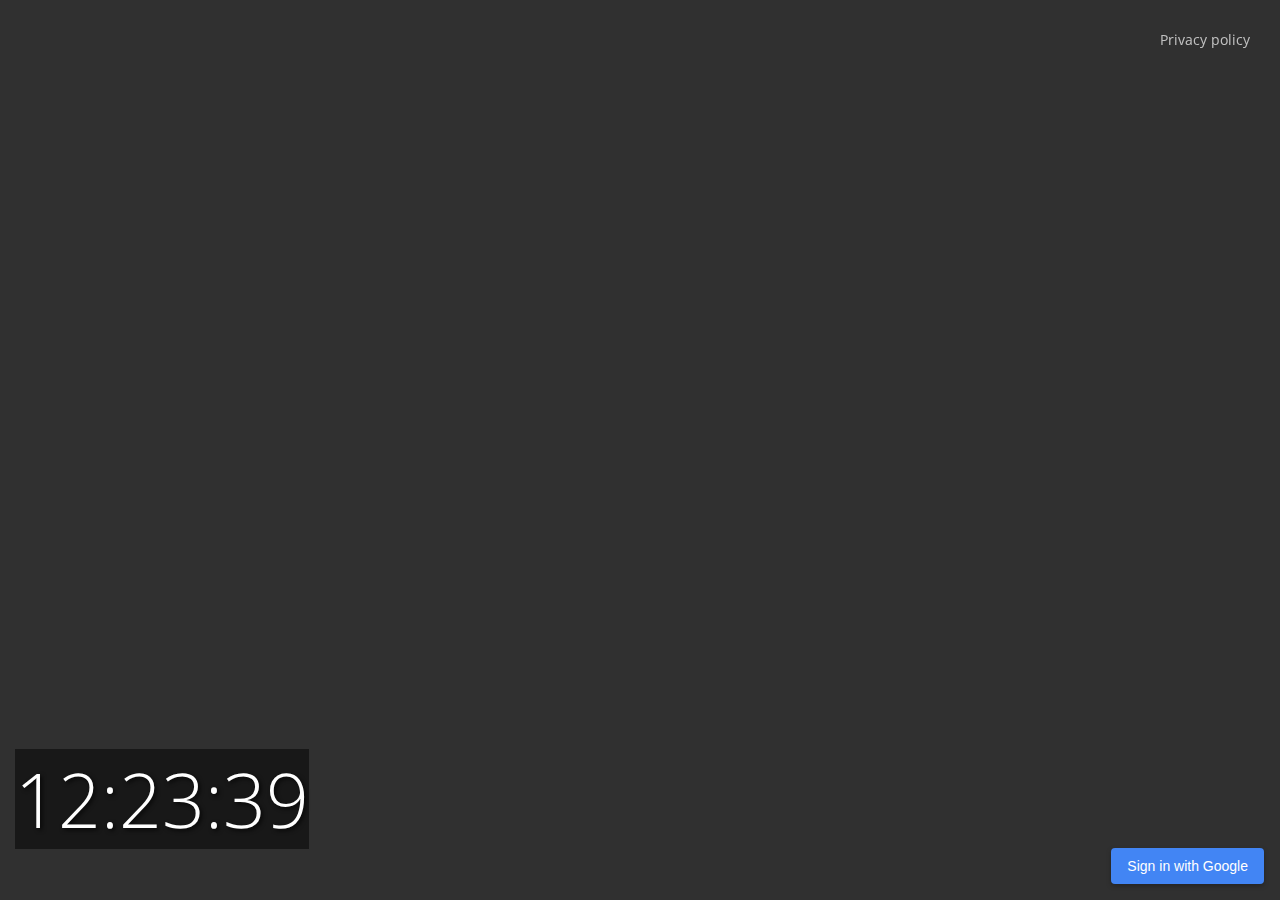
<file: PhotoTvScreensaver/index.html>
<!DOCTYPE html>
<html lang="ru">

<head>
  <meta charset="UTF-8">
  <meta name="viewport" content="width=device-width, initial-scale=1.0">
  <title>Google Photos TV Screensaver</title>
  <link rel="stylesheet" href="https://fonts.googleapis.com/css2?family=Open+Sans:wght@300;400&display=swap">
  <link rel="stylesheet" href="https://code.getmdl.io/1.3.0/material.indigo-pink.min.css">
  <script defer src="https://code.getmdl.io/1.3.0/material.min.js"></script>
  <style>
  body {
  margin: 0;
  padding: 0;
  font-family: 'Open Sans', sans-serif;
  background-color: #303030;
  color: white;
  overflow: hidden;
  background-size: cover;
  background-position: center;
}
#time-container {
  position: absolute;
  bottom: 50px;
  left: 15px;
  font-size: 75px;
  font-weight: 300;
  color: white;
  text-shadow: 2px 2px 4px rgba(0, 0, 0, 0.7);
  display: inline-flex;
  align-items: center;
  justify-content: center;
}
#time-container .background {
  position: absolute;
  top: 1;
  left: 0;
  width: 100%;
  height: 100px;
  background-color: rgba(0, 0, 0, 0.5);
  z-index: 0;
  padding: 20px 20px;
  box-sizing: border-box;
}

 #offline-message {
  display: none;
  position: fixed;
  top: 50%;
  left: 50%;
  transform: translate(-50%, -50%);
  background-color: rgba(0, 0, 0, 0.8);
  color: rgba(255, 255, 255, 0.7);
  padding: 20px 40px;
  border-radius: 8px;
  font-size: 18px;
  text-align: center;
  z-index: 1000;
  opacity: 0;
  transition: opacity 0.5s ease-in-out;
}

#offline-message.show {
  display: block;
  opacity: 1;
}

#offline-message.fade {
  opacity: 0;
}

body.offline #auth-container {
  display: none !important;
}
body.offline #auth-container {
  display: none !important;
}

body.offline #offline-message {
  display: block;
}
    
#clock {
  position: relative;
  z-index: 1;
}
#auth-container {
  position: absolute;
  bottom: 16px;
  right: 16px;
  display: flex;
  flex-direction: column;
  align-items: flex-end;
  z-index: 10;
}
.mdl-button {
  background-color: #4285f4;
  color: white;
  font-size: 14px;
  text-transform: none;
  border: none;
  border-radius: 4px;
  padding: 0 16px;
  height: 36px;
  min-width: 64px;
  box-shadow: 0 2px 5px 0 rgba(0,0,0,.26);
  transition: all 0.2s ease;
  position: relative;
  overflow: hidden;
}
.mdl-button:hover,
.mdl-button:focus {
  background-color: #357abd;
  box-shadow: 0 4px 8px 0 rgba(0,0,0,.4);
}
.mdl-button:active {
  background-color: #2b60a1;
  box-shadow: 0 1px 3px 0 rgba(0,0,0,.3);
}
.mdl-button.logout {
  background-color: transparent;
  color: rgba(255,255,255,.7);
  font-size: 14px;
  text-transform: none;
  border: 1px solid rgba(255,255,255,.3);
  margin-top: 8px;
  box-shadow: none;
  transition: all 0.2s ease;
}
.mdl-button.logout:hover,
.mdl-button.logout:focus {
  background-color: rgba(255,255,255,.1);
  border-color: rgba(255,255,255,.5);
  color: rgba(255,255,255,.9);
}
.mdl-button.logout:active {
  background-color: rgba(255,255,255,.2);
}
.mdl-button::after {
  content: '';
  position: absolute;
  top: 50%;
  left: 50%;
  width: 5px;
  height: 5px;
  background: rgba(255,255,255,.5);
  opacity: 0;
  border-radius: 100%;
  transform: scale(1, 1) translate(-50%);
  transform-origin: 50% 50%;
}
.mdl-button:focus:not(:active)::after {
  animation: ripple 1s ease-out;
}
#photo-dialog {
  position: fixed;
  bottom: 0;
  right: 0;
  width: 400px;
  height: 450px;
  background-color: #424242;
  box-shadow: 0 4px 8px rgba(0, 0, 0, 0.3);
  display: none;
  flex-direction: column;
  padding: 16px;
  z-index: 20;
  transform: translateY(100%);
  transition: transform 0.3s ease-in-out;
}
#photo-dialog.active {
  display: flex;
  transform: translateY(0);
}
#photo-dialog .title {
  font-size: 18px;
  margin-bottom: 16px;
  color: white;
}
.photo-grid {
  flex-grow: 1;
  display: grid;
  grid-template-columns: repeat(3, 1fr);
  grid-template-rows: auto;
  gap: 8px;
  overflow-y: auto;
  padding-bottom: 16px;
}
.photo-item {
  position: relative;
  cursor: pointer;
  border-radius: 4px;
  overflow: hidden;
  width: 100%;
  height: 0;
  padding-bottom: 100%;
  transition: transform 0.2s;
}
.photo-item img {
  position: absolute;
  top: 0;
  left: 0;
  width: 100%;
  height: 100%;
  object-fit: cover;
}
.photo-item.selected {
  outline: 3px solid #4285f4;
  background-color: #4285f4;
}
.photo-item:hover {
  transform: scale(1.05);
}
/* Кнопка закрытия */
#close-button {
  background-color: #303030;
  position: absolute;
  top: 8px;
  right: 8px;
  cursor: pointer;
  font-size: 20px;
  color: white;
  border: none;
  outline: none;
  padding: 8px;
  border-radius: 50%;
  width: 32px;
  height: 32px;
  display: flex;
  align-items: center;
  justify-content: center;
  transition: background-color 0.2s ease;
}
#close-button:hover,
#close-button:focus {
  background-color: #404040;
}
#close-button:active {
  background-color: #505050;
}
.photo-grid::-webkit-scrollbar {
  width: 8px;
}

.privacy-link {
    position: fixed;
    top: 20px;
    right: 20px;
    color: rgba(255, 255, 255, 0.7);
    text-decoration: none;
    font-size: 14px;
    font-family: 'Open Sans', sans-serif;
    transition: all 0.3s ease;
    padding: 10px;
    border-radius: 4px;
    outline: none;
}

.privacy-link:hover,
.privacy-link:focus {
    color: rgba(255, 255, 255, 1);
    text-decoration: underline;
    background-color: rgba(255, 255, 255, 0.1);
    box-shadow: 0 0 0 2px rgba(255, 255, 255, 0.3);
}

.privacy-link:active {
    background-color: rgba(255, 255, 255, 0.2);
}

.photo-grid::-webkit-scrollbar-thumb {
  background: #888;
  border-radius: 4px;
}
.photo-grid::-webkit-scrollbar-thumb:hover {
  background: #555;
}
@keyframes ripple {
  0% {
    transform: scale(0, 0);
    opacity: 1;
  }
  20% {
    transform: scale(25, 25);
    opacity: 1;
  }
  100% {
    opacity: 0;
    transform: scale(40, 40);
  }
}
  </style>
</head>

<body>
  <div id="offline-message">No internet connection</div>
<a href="https://ymp-co.github.io/YMP_TV_Screensaver/privacy_policy.html" class="privacy-link" tabindex="0">Privacy policy</a>	
  <div id="time-container">
    <div class="background"></div>
    <div id="clock"></div>
  </div>

  <div id="auth-container">
    <button id="auth-button" class="mdl-button mdl-js-button mdl-button--raised mdl-js-ripple-effect" tabindex="0">
      Sign in with Google
    </button>
    <button id="choose-photo-button" class="mdl-button mdl-js-button mdl-button--raised mdl-js-ripple-effect" style="display: none;" tabindex="0">
      Choose image
    </button>
    <button id="logout-button" class="mdl-button logout mdl-js-button mdl-js-ripple-effect" style="display: none;" tabindex="0">
      Exit from account
    </button>

  </div>

  <div id="photo-dialog">
    <button id="close-button" title="Close" tabindex="0">×</button>
    <div class="title">Choose image from, Google Photos:</div>
    <div class="photo-grid" id="photo-grid" tabindex="0"></div>

  </div>
<script>
if ('serviceWorker' in navigator) {
  window.addEventListener('load', () => {
    navigator.serviceWorker.register('./sw.js')
      .then(registration => {
        console.log('ServiceWorker registration successful');
      })
      .catch(err => {
        console.log('ServiceWorker registration failed: ', err);
      });
  });
}

const CLIENT_ID = '666120907144-uqjrqt97dja11m8qki68o83s0lt6j50k.apps.googleusercontent.com';
const REDIRECT_URI = 'https://ymp-co.github.io/YMP_TV_Screensaver/PhotoTvScreensaver/index.html';
const SCOPE = 'https://www.googleapis.com/auth/photoslibrary.readonly';
const AUTH_URL = 'https://accounts.google.com/o/oauth2/v2/auth';
const CACHE_NAME = 'photo-viewer-cache-v1';




let accessToken = null;
let photos = [];
let selectedIndex = 0;
let focusedElement = null;
const focusableElements = ['auth-button', 'choose-photo-button', 'logout-button'];

function showOfflineMessage() {
  const message = document.getElementById('offline-message');
  message.style.display = 'block';
  message.style.opacity = '1';
  
  setTimeout(() => {
    message.style.opacity = '0';
    setTimeout(() => {
      message.style.display = 'none';
    }, 500);
  }, 5000);
}

function updateOnlineStatus() {
  const body = document.body;
  const authContainer = document.getElementById('auth-container');
  
  if (navigator.onLine) {
    body.classList.remove('offline');
    authContainer.style.display = 'flex';
  } else {
    body.classList.add('offline');
    authContainer.style.display = 'none';
    showOfflineMessage();
  }
}

window.addEventListener('online', updateOnlineStatus);
window.addEventListener('offline', updateOnlineStatus);

function updateTime() {
  const now = new Date();
  document.getElementById('clock').textContent = now.toLocaleTimeString('ru-RU', {
    hour: '2-digit',
    minute: '2-digit',
    second: '2-digit'
  });
}

setInterval(updateTime, 1000);
updateTime();

function openAuth() {
  const authUrl = `${AUTH_URL}?client_id=${CLIENT_ID}&redirect_uri=${REDIRECT_URI}&response_type=token&scope=${SCOPE}`;
  window.location.href = authUrl;
}

function getAccessToken() {
  const hash = window.location.hash.substring(1);
  const params = new URLSearchParams(hash);
  return params.get('access_token');
}

async function fetchPhotos() {
  try {
    const response = await fetch('https://photoslibrary.googleapis.com/v1/mediaItems', {
      headers: { 'Authorization': `Bearer ${accessToken}` }
    });
    const data = await response.json();
    return data.mediaItems || [];
  } catch (error) {
    console.error('Ошибка загрузки фотографий:', error);
    return [];
  }
}

function handlePhotoNavigation(event) {
  const photoGrid = document.getElementById('photo-grid');
  const photos = Array.from(photoGrid.querySelectorAll('.photo-item'));
  
  if (photos.length === 0) return;

  const activePhoto = document.activeElement;
  const currentIndex = photos.indexOf(activePhoto);

  switch (event.key) {
    case 'ArrowRight':
    case 'Right':
      event.preventDefault();
      if (currentIndex < photos.length - 1) {
        photos[currentIndex + 1].focus();
      }
      break;
    case 'ArrowLeft':
    case 'Left':
      event.preventDefault();
      if (currentIndex > 0) {
        photos[currentIndex - 1].focus();
      }
      break;
    case 'ArrowDown':
    case 'Down':
      event.preventDefault();
      const nextRowIndex = currentIndex + 3;
      if (nextRowIndex < photos.length) {
        photos[nextRowIndex].focus();
      }
      break;
    case 'ArrowUp':
    case 'Up':
      event.preventDefault();
      const prevRowIndex = currentIndex - 3;
      if (prevRowIndex >= 0) {
        photos[prevRowIndex].focus();
      }
      break;
    case 'Enter':
    case 'Return':
      event.preventDefault();
      if (activePhoto) {
        const photoIndex = photos.indexOf(activePhoto);
        selectPhoto(photoIndex, activePhoto.querySelector('img').dataset.baseUrl);
      }
      break;
    case 'Escape':
      event.preventDefault();
      closePhotoDialog();
      break;
  }
}

function renderPhotos() {
  const photoGrid = document.getElementById('photo-grid');
  photoGrid.innerHTML = '';

  photos.forEach((photo, index) => {
    const photoItem = document.createElement('div');
    photoItem.classList.add('photo-item');
    if (index === selectedIndex) {
      photoItem.classList.add('selected');
    }
    photoItem.tabIndex = 0;

    const img = document.createElement('img');
    img.src = `${photo.baseUrl}=w300-h300-c`;
    img.alt = photo.filename || `Фото ${index + 1}`;
    img.dataset.baseUrl = photo.baseUrl;

    photoItem.appendChild(img);
    photoItem.addEventListener('click', () => selectPhoto(index, photo.baseUrl));
    photoItem.addEventListener('keydown', (event) => {
      if (event.key === 'Enter') {
        selectPhoto(index, photo.baseUrl);
      }
    });

    photoGrid.appendChild(photoItem);
  });
}

function selectPhoto(index, baseUrl) {
  selectedIndex = index;
  const highResolutionUrl = `${baseUrl}=d`;

  // Сохраняем URL в localStorage
  localStorage.setItem('backgroundImage', highResolutionUrl);
  
  // Устанавливаем фон
  document.body.style.backgroundImage = `url(${highResolutionUrl})`;
  
  updatePhotoSelection();
  closePhotoDialog();
}

function handleGlobalNavigation(event) {
  const visibleButtons = focusableElements
    .map(id => document.getElementById(id))
    .filter(element => element && element.style.display !== 'none');

  if (!visibleButtons.length) return;

  if (!focusedElement) {
    focusedElement = visibleButtons[0];
    focusedElement.focus();
    return;
  }

  const currentIndex = visibleButtons.indexOf(focusedElement);

  switch (event.key) {
    case 'ArrowUp':
    case 'Up':
      event.preventDefault();
      focusedElement = visibleButtons[(currentIndex - 1 + visibleButtons.length) % visibleButtons.length];
      break;
    case 'ArrowDown':
    case 'Down':
      event.preventDefault();
      focusedElement = visibleButtons[(currentIndex + 1) % visibleButtons.length];
      break;
    case 'Enter':
    case 'Return':
      event.preventDefault();
      focusedElement.click();
      break;
  }

  focusedElement.focus();
}

function openPhotoDialog() {
  const dialog = document.getElementById('photo-dialog');
  dialog.style.display = 'flex';
  setTimeout(() => {
    dialog.classList.add('active');
    const firstPhoto = dialog.querySelector('.photo-item');
    if (firstPhoto) {
      firstPhoto.focus();
    }
    
    document.removeEventListener('keydown', handleGlobalNavigation);
    document.addEventListener('keydown', handlePhotoNavigation);
  }, 10);
}

function closePhotoDialog() {
  const dialog = document.getElementById('photo-dialog');
  dialog.classList.remove('active');
  setTimeout(() => {
    dialog.style.display = 'none';
    
    document.removeEventListener('keydown', handlePhotoNavigation);
    document.addEventListener('keydown', handleGlobalNavigation);
    
    document.getElementById('choose-photo-button').focus();
  }, 300);
}

function logout() {
  localStorage.clear();
  accessToken = null;
  window.location.href = window.location.pathname;
}

function loadCachedBackground() {
  const cachedBackground = localStorage.getItem('backgroundImage');
  if (cachedBackground) {
    const img = new Image();
    img.onload = () => {
      document.body.style.backgroundImage = `url(${cachedBackground})`;
    };
    img.onerror = () => {
      console.error('Failed to load cached background');
    };
    img.src = cachedBackground;
  }
}

function updatePhotoSelection() {
  const photoItems = document.querySelectorAll('.photo-item');
  photoItems.forEach((item, index) => {
    if (index === selectedIndex) {
      item.classList.add('selected');
    } else {
      item.classList.remove('selected');
    }
  });
}

document.addEventListener('DOMContentLoaded', async () => {
  loadCachedBackground();
  updateOnlineStatus();
  
  accessToken = getAccessToken();

  const authButton = document.getElementById('auth-button');
  const choosePhotoButton = document.getElementById('choose-photo-button');
  const logoutButton = document.getElementById('logout-button');
  const closeButton = document.getElementById('close-button');

  authButton.addEventListener('click', openAuth);
  choosePhotoButton.addEventListener('click', openPhotoDialog);
  logoutButton.addEventListener('click', logout);
  closeButton.addEventListener('click', closePhotoDialog);

  document.addEventListener('keydown', handleGlobalNavigation);

  if (accessToken) {
    authButton.style.display = 'none';
    choosePhotoButton.style.display = 'block';
    logoutButton.style.display = 'block';

    photos = await fetchPhotos();
    renderPhotos();
  } else {
    authButton.style.display = 'block';
    choosePhotoButton.style.display = 'none';
    logoutButton.style.display = 'none';
  }
});
                         </script>
</body>

</html>
</file>
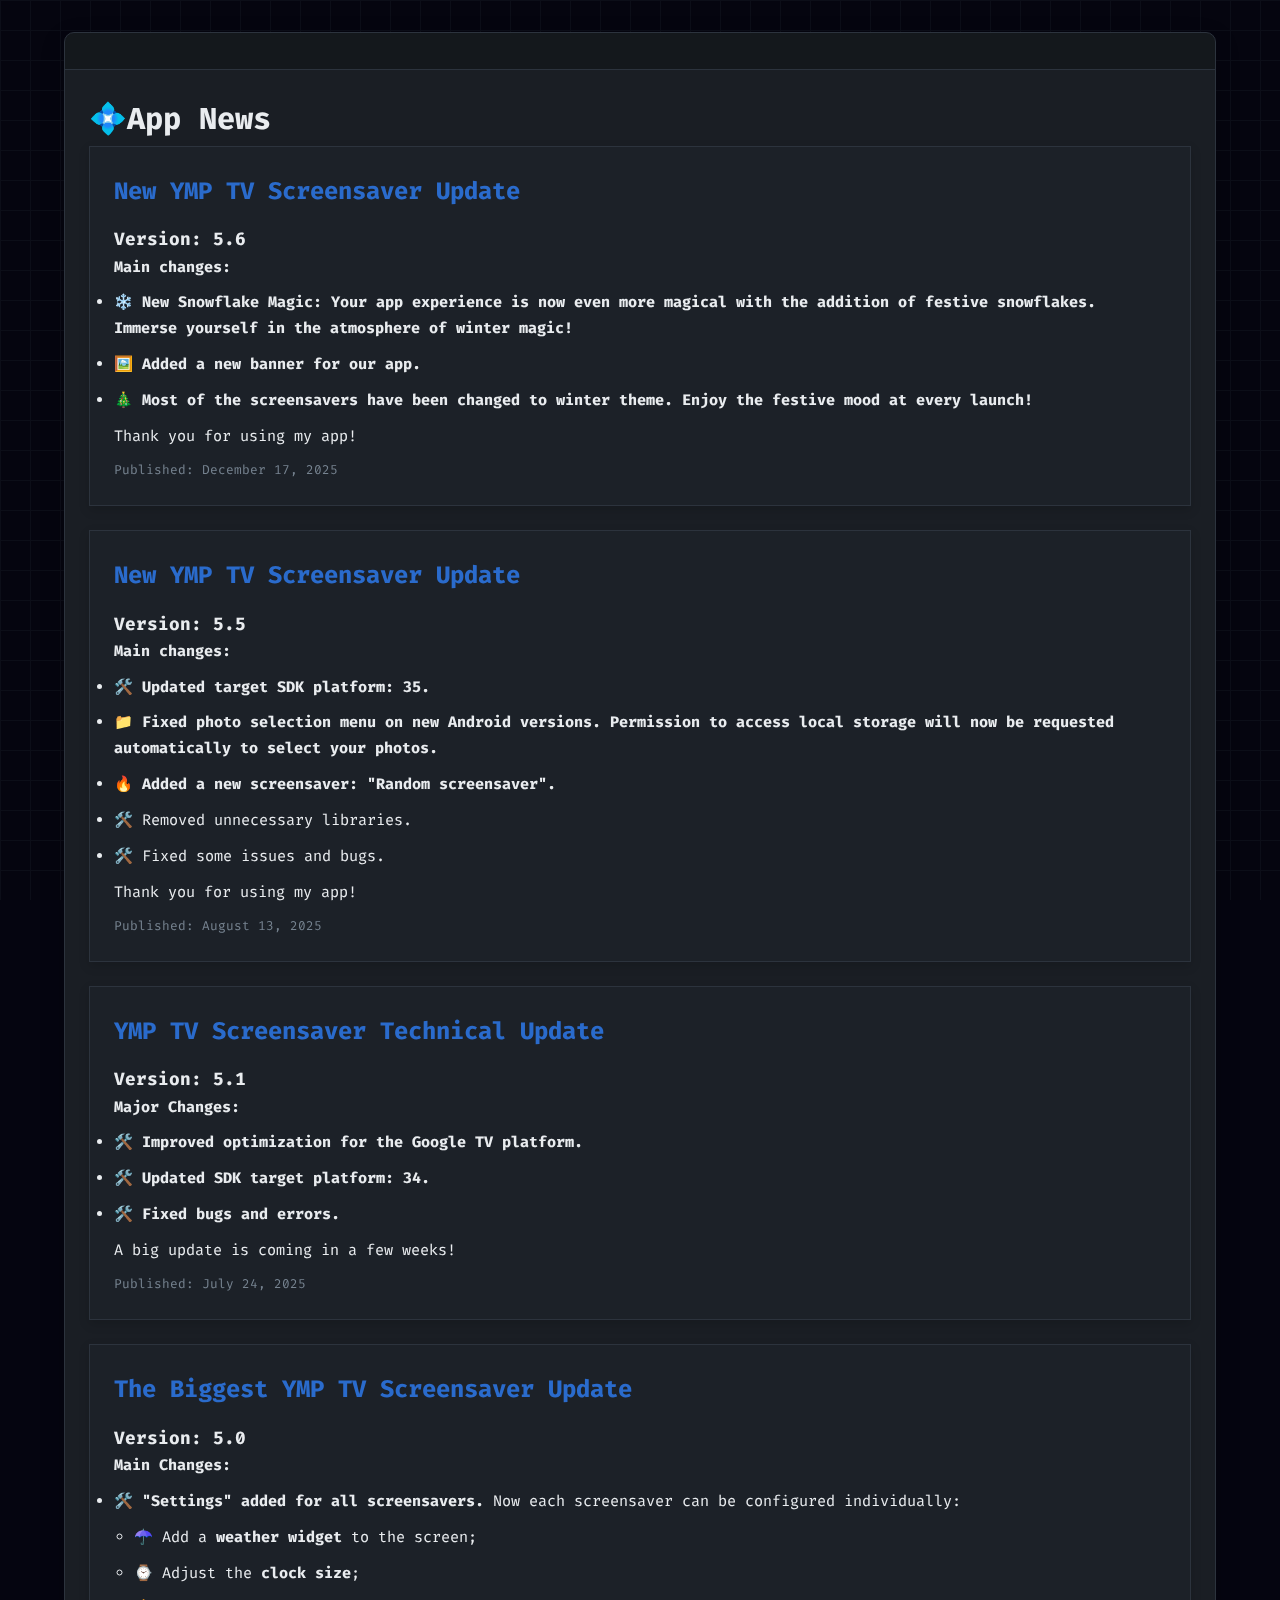
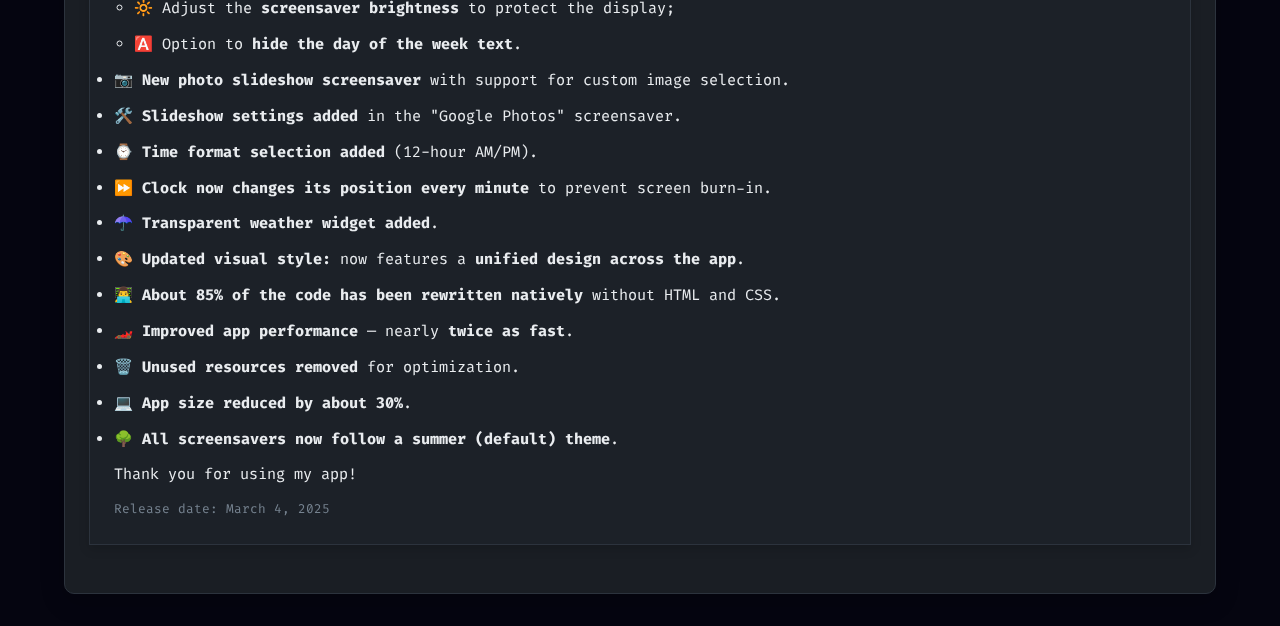
<file: News/en/index.html>
<html lang="en">
<head>
    <meta charset="UTF-8">
    <meta name="viewport" content="width=device-width, initial-scale=1.0">
    <title>News | YMP TV Screensaver</title>
    <link rel="stylesheet" href="https://cdnjs.cloudflare.com/ajax/libs/font-awesome/6.4.0/css/all.min.css">
    <link href="https://fonts.googleapis.com/css2?family=Fira+Code:wght@300;400;500;600;700&display=swap" rel="stylesheet">
    <style>
        @import url('https://fonts.googleapis.com/css2?family=Fira+Code:wght@300;400;500;600;700&display=swap');
        :root {
            --bg-color: #050510;
            --terminal-bg: #1a1e24;
            --terminal-border: #2c333d;
            --text-color: #e9ecef;
            --accent-color: #2a6bcc;
            --secondary-color: #CC99FE;
            --success-color: #64d790;
            --comment-color: #768390;
            --project-bg: #1c2128;
            --hover-color: #2d3440;
            --button-color: #7a43b6;
        }
        * {
            margin: 0;
            padding: 0;
            box-sizing: border-box;
        }
        p, li {
            margin-top: 10px;
        }
        footer {
            text-align: center;
            padding: 2rem 0;
            margin-top: 2rem;
            border-top: 1px solid var(--terminal-border);
            color: var(--comment-color);
        }
        footer a {
            margin: 10px;
            color: var(--accent-color);
            text-decoration: none;
        }
        footer a:hover {
            text-decoration: underline;
        }
        body {
            font-family: 'Fira Code', monospace;
            background-color: var(--bg-color);
            color: var(--text-color);
            line-height: 1.6;
            padding: 0;
            overflow-x: hidden;
        }
        body::before {
            content: '';
            position: fixed;
            top: 0;
            left: 0;
            width: 100%;
            height: 100%;
            z-index: -2;
            background-color: var(--bg-color);
            background-image:
                linear-gradient(var(--terminal-border) 1px, transparent 1px),
                linear-gradient(90deg, var(--terminal-border) 1px, transparent 1px);
            background-size: 30px 30px;
            opacity: 0.2;
        }
        .container {
            max-width: 1200px;
            margin: 0 auto;
            padding: 2rem 1.5rem;
            position: relative;
        }
        .terminal {
            background-color: var(--terminal-bg);
            border-radius: 10px;
            border: 1px solid var(--terminal-border);
            overflow: hidden;
            box-shadow: 0 8px 24px rgba(0, 0, 0, 0.2);
        }
        .terminal-header {
            display: flex;
            align-items: center;
            padding: 0.75rem 1rem;
            background-color: rgba(0, 0, 0, 0.2);
            border-bottom: 1px solid var(--terminal-border);
        }
        .terminal-buttons {
            display: flex;
            margin-right: 1rem;
        }
        .terminal-button {
            width: 12px;
            height: 12px;
            border-radius: 50%;
            margin-right: 6px;
        }
        .terminal-body {
               align-items: center;
            justify-content: center;
            padding: 1.5rem;
            font-size: 0.95rem;
            line-height: 1.7;
        }
        .title {
            font-size: 3rem;
            font-weight: 700;
            display: block;
        }
        .description-output {
            margin-bottom: 1rem;
        }
        .description {
            margin-bottom: 1.5rem;
            max-width: 100%;
        }
        .btn {
            text-align: center;
            padding: 12px 30px;
            background-color: transparent;
            color: white;
            border: 1px solid white;
            font-family: 'Fira Code', monospace;
            font-size: 1rem;
            cursor: pointer;
            transition: all 0.3s ease;
            text-transform: uppercase;
            overflow: hidden;
            position: relative;
        }
        .btn-container {
            display: flex;
            gap: 20px;
            margin-top: 20px;
        }
        .btn:hover {
            transform: translateY(-3px);
            box-shadow: 0 5px 15px rgba(42, 107, 204, 0.4);
        }
        .btn:hover::before {
            left: 100%;
        }
        .card {
          background-color: var(--project-bg);
          border: 1px solid var(--terminal-border);
          padding: 1.5rem;
          margin-bottom: 1.5rem;
          border-radius: 0; /* Прямые углы */
          box-shadow: 0 4px 10px rgba(0, 0, 0, 0.15);
        }

        .card h2 {
          font-size: 1.5rem;
          color: var(--accent-color);
          margin-bottom: 0.8rem;
        }

        .card p {
          margin-bottom: 0.6rem;
          color: var(--text-color);
        }

        .card small {
          color: var(--comment-color);
          font-size: 0.8rem;
        }
    </style>
<body>
  <div class="container">
    <div class="terminal">
      <div class="terminal-header">
        <div class="terminal-buttons">
          <div class="terminal-button close"></div>
          <div class="terminal-button minimize"></div>
          <div class="terminal-button maximize"></div>
        </div>
      </div>
      <div class="terminal-body">
        <h1>💠App News</h1>
 <div class="card">
        <h2>New YMP TV Screensaver Update</h></h2>
        <h3>Version: 5.6</h3>
        <h4>Main changes:</h4>
          <ul>
            <li><strong>❄️ New Snowflake Magic: Your app experience is now even more magical with the addition of festive snowflakes. Immerse yourself in the atmosphere of winter magic!</strong></li>
            <li><strong>🖼️ Added a new banner for our app.</strong></li>
            <li><strong>🎄 Most of the screensavers have been changed to winter theme. Enjoy the festive mood at every launch!</strong></li>
          </ul>

          <p>Thank you for using my app!</p>
        <small>Published: December 17, 2025</small>
      </div>

       <div class="card">
        <h2>New YMP TV Screensaver Update</h></h2>
        <h3>Version: 5.5</h3>
        <h4>Main changes:</h4>
          <ul>
            <li><strong>🛠️ Updated target SDK platform: 35.</strong></li>
            <li><strong>📁 Fixed photo selection menu on new Android versions. Permission to access local storage will now be requested automatically to select your photos.</strong></li>
            <li><strong>🔥 Added a new screensaver: "Random screensaver".</strong></li>
            <li>🛠️ Removed unnecessary libraries.</li>
            <li>🛠️ Fixed some issues and bugs.</li>
          </ul>

          <p>Thank you for using my app!</p>
        <small>Published: August 13, 2025</small>
      </div>
        <div class="card">
          <h2>YMP TV Screensaver Technical Update</h></h2>
          <h3>Version: 5.1</h3>
          <h4>Major Changes:</h4>
          <ul>
            <li><strong>🛠️ Improved optimization for the Google TV platform.</strong></li>
            <li><strong>🛠️ Updated SDK target platform: 34.</strong></li>
            <li><strong>🛠️ Fixed bugs and errors.</strong></li>
          </ul>

          <p>A big update is coming in a few weeks!</p>
          <small>Published: July 24, 2025</small>
        </div>
        <div class="card">
          <h2>The Biggest YMP TV Screensaver Update</h2>
          <h3>Version: 5.0</h3>
          <h4>Main Changes:</h4>
          <ul>
            <li><strong>🛠️ "Settings" added for all screensavers.</strong> Now each screensaver can be configured individually:</li>
            <ul style="margin-left: 20px;">
              <li>☂️ Add a <strong>weather widget</strong> to the screen;</li>
              <li>⌚ Adjust the <strong>clock size</strong>;</li>
              <li>🔆 Adjust the <strong>screensaver brightness</strong> to protect the display;</li>
              <li>🅰️ Option to <strong>hide the day of the week text</strong>.</li>
            </ul>

            <li><strong>📷 New photo slideshow screensaver</strong> with support for custom image selection.</li>
            <li><strong>🛠️ Slideshow settings added</strong> in the "Google Photos" screensaver.</li>
            <li><strong>⌚ Time format selection added</strong> (12-hour AM/PM).</li>
            <li><strong>⏩ Clock now changes its position every minute</strong> to prevent screen burn-in.</li>
            <li><strong>☂️ Transparent weather widget added</strong>.</li>
            <li><strong>🎨 Updated visual style:</strong> now features a <strong>unified design across the app</strong>.</li>
            <li><strong>👨‍💻 About 85% of the code has been rewritten natively</strong> without HTML and CSS.</li>
            <li><strong>🏎️ Improved app performance</strong> — nearly <strong>twice as fast</strong>.</li>
            <li><strong>🗑️ Unused resources removed</strong> for optimization.</li>
            <li><strong>💻 App size reduced by about 30%</strong>.</li>
            <li><strong>🌳 All screensavers now follow a summer (default) theme</strong>.</li>
          </ul>

          <p>Thank you for using my app!</p>
          <small>Release date: March 4, 2025</small>
        </div>
      </div>
    </div>
  </div>
</body>
</html>
</file>
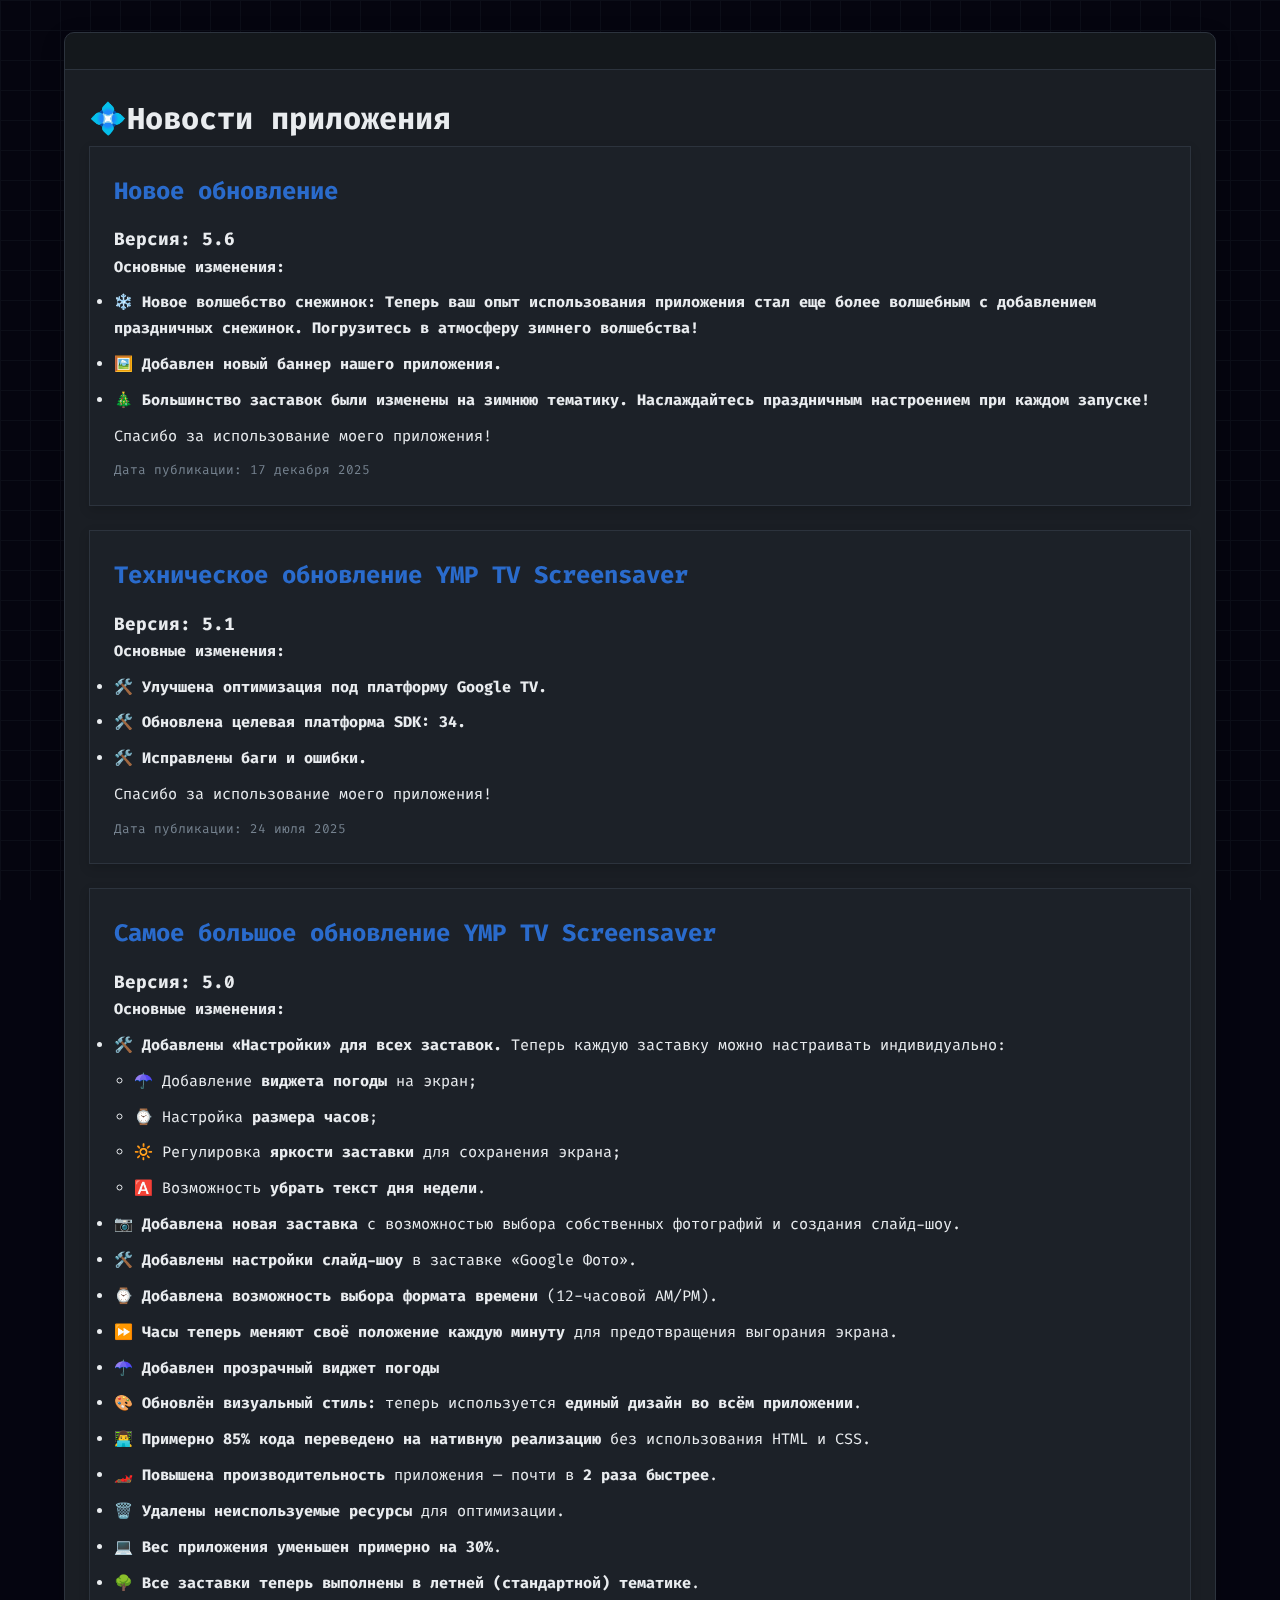
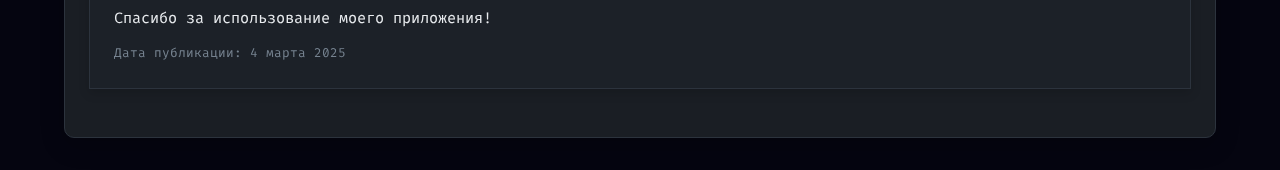
<file: News/ru/index.html>
<html lang="ru">
<head>
    <meta charset="UTF-8">
    <meta name="viewport" content="width=device-width, initial-scale=1.0">
    <title>Новости | YMP TV Screensaver</title>
    <link rel="stylesheet" href="https://cdnjs.cloudflare.com/ajax/libs/font-awesome/6.4.0/css/all.min.css">
    <link href="https://fonts.googleapis.com/css2?family=Fira+Code:wght@300;400;500;600;700&display=swap" rel="stylesheet">
    <style>
        @import url('https://fonts.googleapis.com/css2?family=Fira+Code:wght@300;400;500;600;700&display=swap');
        :root {
            --bg-color: #050510;
            --terminal-bg: #1a1e24;
            --terminal-border: #2c333d;
            --text-color: #e9ecef;
            --accent-color: #2a6bcc;
            --secondary-color: #CC99FE;
            --success-color: #64d790;
            --comment-color: #768390;
            --project-bg: #1c2128;
            --hover-color: #2d3440;
            --button-color: #7a43b6;
        }
        * {
            margin: 0;
            padding: 0;
            box-sizing: border-box;
        }
        p, li {
            margin-top: 10px;
        }
        footer {
            text-align: center;
            padding: 2rem 0;
            margin-top: 2rem;
            border-top: 1px solid var(--terminal-border);
            color: var(--comment-color);
        }
        footer a {
            margin: 10px;
            color: var(--accent-color);
            text-decoration: none;
        }
        footer a:hover {
            text-decoration: underline;
        }
        body {
            font-family: 'Fira Code', monospace;
            background-color: var(--bg-color);
            color: var(--text-color);
            line-height: 1.6;
            padding: 0;
            overflow-x: hidden;
        }
        body::before {
            content: '';
            position: fixed;
            top: 0;
            left: 0;
            width: 100%;
            height: 100%;
            z-index: -2;
            background-color: var(--bg-color);
            background-image:
                linear-gradient(var(--terminal-border) 1px, transparent 1px),
                linear-gradient(90deg, var(--terminal-border) 1px, transparent 1px);
            background-size: 30px 30px;
            opacity: 0.2;
        }
        .container {
            max-width: 1200px;
            margin: 0 auto;
            padding: 2rem 1.5rem;
            position: relative;
        }
        .terminal {
            background-color: var(--terminal-bg);
            border-radius: 10px;
            border: 1px solid var(--terminal-border);
            overflow: hidden;
            box-shadow: 0 8px 24px rgba(0, 0, 0, 0.2);
        }
        .terminal-header {
            display: flex;
            align-items: center;
            padding: 0.75rem 1rem;
            background-color: rgba(0, 0, 0, 0.2);
            border-bottom: 1px solid var(--terminal-border);
        }
        .terminal-buttons {
            display: flex;
            margin-right: 1rem;
        }
        .terminal-button {
            width: 12px;
            height: 12px;
            border-radius: 50%;
            margin-right: 6px;
        }
        .terminal-body {
               align-items: center;
            justify-content: center;
            padding: 1.5rem;
            font-size: 0.95rem;
            line-height: 1.7;
        }
        .title {
            font-size: 3rem;
            font-weight: 700;
            display: block;
        }
        .description-output {
            margin-bottom: 1rem;
        }
        .description {
            margin-bottom: 1.5rem;
            max-width: 100%;
        }
        .btn {
            text-align: center;
            padding: 12px 30px;
            background-color: transparent;
            color: white;
            border: 1px solid white;
            font-family: 'Fira Code', monospace;
            font-size: 1rem;
            cursor: pointer;
            transition: all 0.3s ease;
            text-transform: uppercase;
            overflow: hidden;
            position: relative;
        }
        .btn-container {
            display: flex;
            gap: 20px;
            margin-top: 20px;
        }
        .btn:hover {
            transform: translateY(-3px);
            box-shadow: 0 5px 15px rgba(42, 107, 204, 0.4);
        }
        .btn:hover::before {
            left: 100%;
        }
        .card {
          background-color: var(--project-bg);
          border: 1px solid var(--terminal-border);
          padding: 1.5rem;
          margin-bottom: 1.5rem;
          border-radius: 0; /* Прямые углы */
          box-shadow: 0 4px 10px rgba(0, 0, 0, 0.15);
        }

        .card h2 {
          font-size: 1.5rem;
          color: var(--accent-color);
          margin-bottom: 0.8rem;
        }

        .card p {
          margin-bottom: 0.6rem;
          color: var(--text-color);
        }

        .card small {
          color: var(--comment-color);
          font-size: 0.8rem;
        }
    </style>
    <body>
<div class="container">
  <div class="terminal">
    <div class="terminal-header">
      <div class="terminal-buttons">
        <div class="terminal-button close"></div>
        <div class="terminal-button minimize"></div>
        <div class="terminal-button maximize"></div>
      </div>
    </div>
    <div class="terminal-body">
      <h1>💠Новости приложения</h1>
      <div class="card">
        <h2>Новое обновление</h></h2>
        <h3>Версия: 5.6</h3>
        <h4>Основные изменения:</h4>
          <ul>
            <li><strong>❄️ Новое волшебство снежинок: Теперь ваш опыт использования приложения стал еще более волшебным с добавлением праздничных снежинок. Погрузитесь в атмосферу зимнего волшебства!</strong></li>
            <li><strong>🖼️ Добавлен новый баннер нашего приложения.</strong></li>
            <li><strong>🎄 Большинство заставок были изменены на зимнюю тематику. Наслаждайтесь праздничным настроением при каждом запуске!</strong></li>
          </ul>

          <p>Спасибо за использование моего приложения!</p>
        <small>Дата публикации: 17 декабря 2025</small>
      </div>
       <div class="card">
        <h2>Техническое обновление YMP TV Screensaver</h></h2>
        <h3>Версия: 5.1</h3>
        <h4>Основные изменения:</h4>
          <ul>
            <li><strong>🛠️ Улучшена оптимизация под платформу Google TV.</strong></li>
            <li><strong>🛠️ Обновлена целевая платформа SDK: 34.</strong></li>
            <li><strong>🛠️ Исправлены баги и ошибки.</strong></li>
          </ul>

          <p>Спасибо за использование моего приложения!</p>
        <small>Дата публикации: 24 июля 2025</small>
      </div>
      <div class="card">
        <h2>Самое большое обновление YMP TV Screensaver</h></h2>
        <h3>Версия: 5.0</h3>
        <h4>Основные изменения:</h4>
          <ul>
            <li><strong>🛠️ Добавлены «Настройки» для всех заставок.</strong> Теперь каждую заставку можно настраивать индивидуально:</li>
            <ul style="margin-left: 20px;">
              <li>☂️ Добавление <strong>виджета погоды</strong> на экран;</li>
              <li>⌚ Настройка <strong>размера часов</strong>;</li>
              <li>🔆 Регулировка <strong>яркости заставки</strong> для сохранения экрана;</li>
              <li>🅰️ Возможность <strong>убрать текст дня недели</strong>.</li>
            </ul>

            <li><strong>📷 Добавлена новая заставка</strong> с возможностью выбора собственных фотографий и создания слайд-шоу.</li>
            <li><strong>🛠️ Добавлены настройки слайд-шоу</strong> в заставке «Google Фото».</li>
            <li><strong>⌚ Добавлена возможность выбора формата времени</strong> (12-часовой AM/PM).</li>
            <li><strong>⏩ Часы теперь меняют своё положение каждую минуту</strong> для предотвращения выгорания экрана.</li>
            <li><strong>☂️ Добавлен прозрачный виджет погоды</strong></li>
            <li><strong>🎨 Обновлён визуальный стиль:</strong> теперь используется <strong>единый дизайн во всём приложении</strong>.</li>
            <li><strong>👨‍💻 Примерно 85% кода переведено на нативную реализацию</strong> без использования HTML и CSS.</li>
            <li><strong>🏎️ Повышена производительность</strong> приложения — почти в <strong>2 раза быстрее</strong>.</li>
            <li><strong>🗑️ Удалены неиспользуемые ресурсы</strong> для оптимизации.</li>
            <li><strong>💻 Вес приложения уменьшен примерно на 30%</strong>.</li>
            <li><strong>🌳 Все заставки теперь выполнены в летней (стандартной) тематике</strong>.</li>
          </ul>

          <p>Спасибо за использование моего приложения!</p>
        <small>Дата публикации: 4 марта 2025</small>
      </div>
    </div>
  </div>
</div>
</body>
</html>
</file>
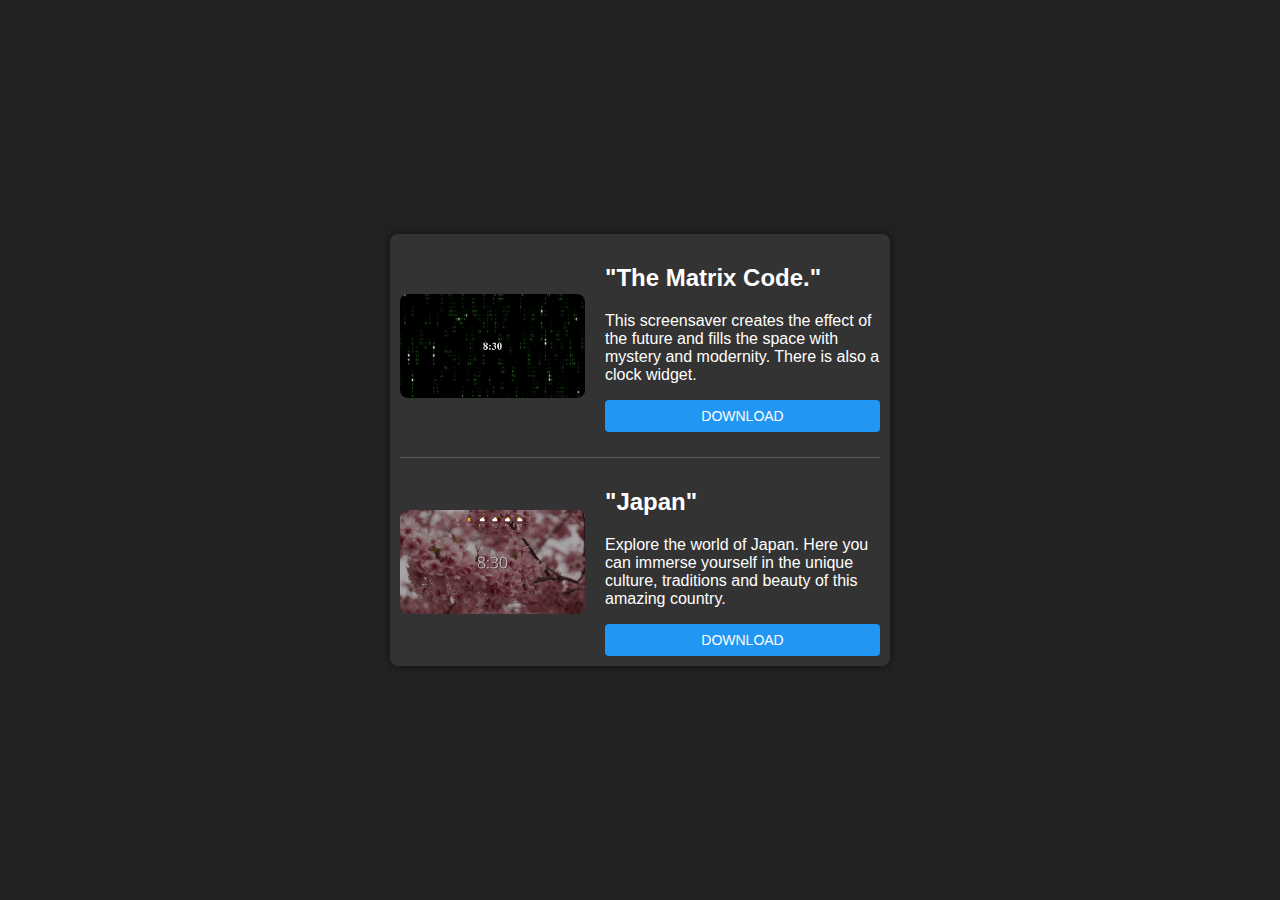
<file: Store/locales/en/index.html>
<!DOCTYPE html>
<html lang="en">
<head>
    <meta charset="UTF-8">
    <meta name="viewport" content="width=device-width, initial-scale=1.0">
    <title>YMP Screensaver Shop</title>
    <link rel="stylesheet" href="https://fonts.googleapis.com/icon?family=Material+Icons">
     <style>
        body {
            background-color: #222;
            color: #fff;
            font-family: 'Roboto', sans-serif;
            display: flex;
            justify-content: center;
            align-items: center;
            height: 100vh;
            margin: 0;
        }

        .center-container {
            max-width: 500px;
            width: 100%;
        }

        .container {
            padding: 10px;
            background-color: #333;
            border-radius: 8px;
            box-shadow: 0 0 10px rgba(0, 0, 0, 0.5);
            position: relative;
        }

        .row {
            display: flex;
            align-items: center;
            margin-bottom: 20px;
            position: relative;
        }

        .row:last-child {
            margin-bottom: 0;

}
        .separator {
            position: absolute;
            left: 0;
            right: 0;
            bottom: -10px;
            height: 1px;
            background-color: rgba(255, 255, 255, 0.2);
        }

        .row img {
            margin-right: 20px;
            max-width: 185px;
            height: auto;
            border-radius: 8px;
        }

        .content {
            flex: 1;
        }

        .button {
            background-color: #2196F3;
            color: #fff;
            padding: 8px 0;
            text-decoration: none;
            border-radius: 4px;
            transition: background-color 0.3s ease;
            border: none;
            cursor: pointer;
            font-size: 14px;
            text-transform: uppercase;
            width: 100%;
            display: inline-block;
            text-align: center;
        }

        .button:hover {
            background-color: #0E76A8;
        }
    </style>
  
</head>
<body>
    <div class="center-container">
        <div class="container">
            <div class="row">
                <img src="1.png" alt="Picture 1">
                <div class="content">
                    <h2>"The Matrix Code."</h2>
                    <p>This screensaver creates the effect of the future and fills the space with mystery and modernity. There is also a clock widget.</p>
 <a href="https://play.google.com/store/apps/details?id=com.ymp.tv.screensaver.the_matrix_code" class="button">Download</a>
</p>

           
                </div>
                <div class="separator"></div>
            </div>
            <div class="row">
                <img src="2.png" alt="Picture 2">
                <div class="content">
                    <h2>"Japan"</h2>
                    <p>Explore the world of Japan. Here you can immerse yourself in the unique culture, traditions and beauty of this amazing country. </p>
                   <a href="https://play.google.com/store/apps/details?id=com.ymp.tv.screensaver.Japan_theme" class="button">Download</a>
                </div>
       
            </div>
         
            </div>
        </div>
    </div>
</body>
</html>
</file>
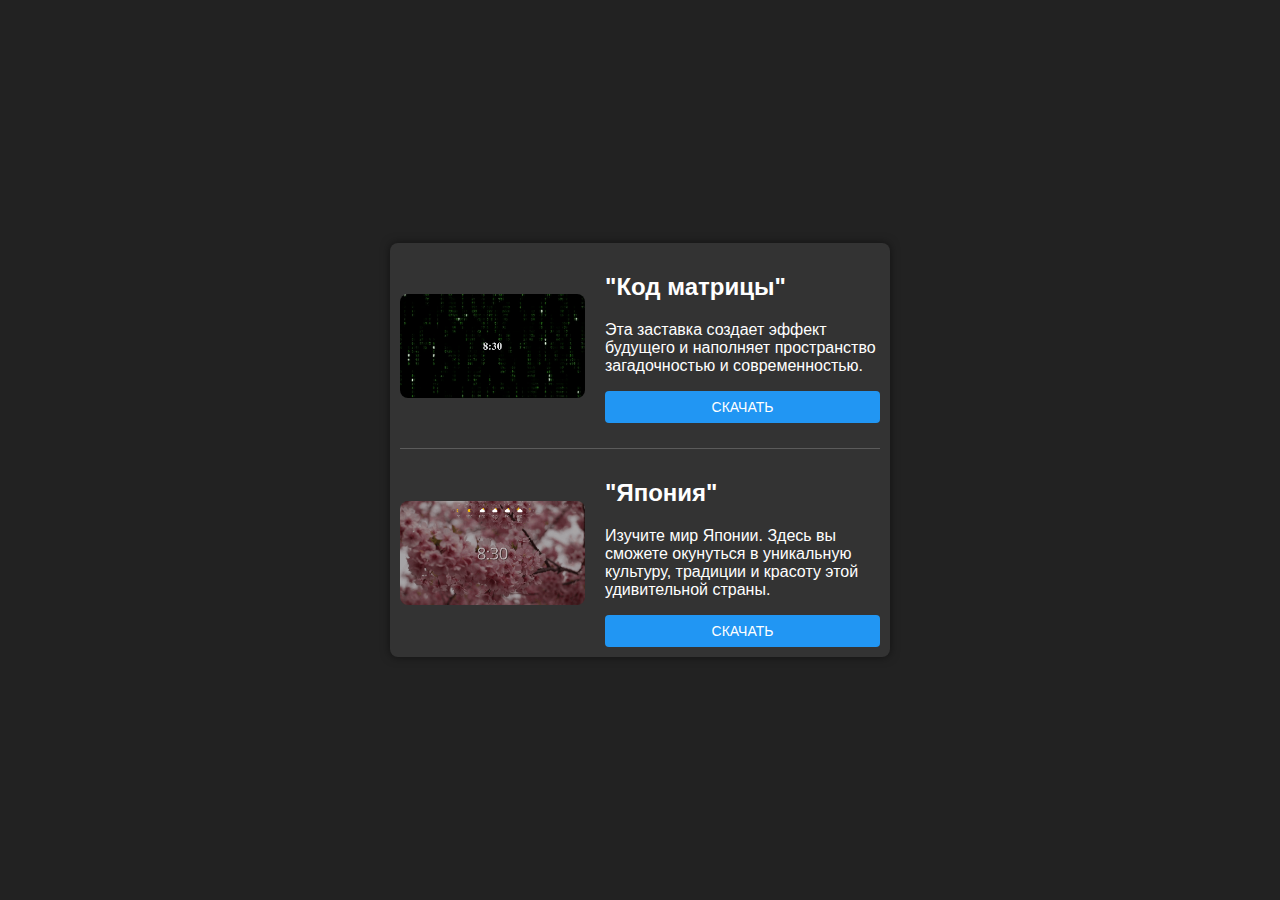
<file: Store/locales/ru/index.html>
<!DOCTYPE html>
<html lang="en">
<head>
    <meta charset="UTF-8">
    <meta name="viewport" content="width=device-width, initial-scale=1.0">
    <title>Новые заставки</title>
    <link rel="stylesheet" href="https://fonts.googleapis.com/icon?family=Material+Icons">
     <style>
        body {
            background-color: #222; /* Темный фон */
            color: #fff; /* Белый цвет текста */
            font-family: 'Roboto', sans-serif;
            display: flex;
            justify-content: center; /* Выравнивание по центру */
            align-items: center;
            height: 100vh; /* Высота окна просмотра */
            margin: 0; /* Убираем отступы */
        }

        .center-container {
            max-width: 500px; /* Максимальная ширина контейнера */
            width: 100%; /* Ширина контейнера 100% от родительского элемента */
        }

        .container {
            padding: 10px; /* Отступы вокруг контейнера */
            background-color: #333; /* Цвет контейнера */
            border-radius: 8px; /* Скругленные углы */
            box-shadow: 0 0 10px rgba(0, 0, 0, 0.5); /* Тень */
            position: relative; /* Позиционирование относительно контейнера */
        }

        .row {
            display: flex;
            align-items: center;
            margin-bottom: 20px; /* Увеличил отступ снизу */
            position: relative;
        }

        .row:last-child {
            margin-bottom: 0; /* Убираем отступ у последнего блока */
        }

        .separator {
            position: absolute; /* Абсолютное позиционирование */
            left: 0; /* Левый край */
            right: 0; /* Правый край */
            bottom: -10px; /* Расстояние от нижнего края */
            height: 1px; /* Толщина сепаратора */
            background-color: rgba(255, 255, 255, 0.2); /* Цвет сепаратора */
        }

        .row img {
            margin-right: 20px; /* Уменьшен отступ */
            max-width: 185px; /* Уменьшена максимальная ширина изображения */
            height: auto;
            border-radius: 8px; /* Скругленные углы */
        }

        .content {
            flex: 1;
        }

        .button {
            background-color: #2196F3; /* Цвет кнопки (Material Blue) */
            color: #fff;
            padding: 8px 0; /* Уменьшен размер кнопки */
            text-decoration: none;
            border-radius: 4px; /* Скругленные углы */
            transition: background-color 0.3s ease;
            border: none;
            cursor: pointer;
            font-size: 14px;
            text-transform: uppercase;
            width: 100%; /* Расширение кнопки на всю ширину */
            display: inline-block;
            text-align: center; /* Выравнивание текста по центру */
        }

        .button:hover {
            background-color: #0E76A8; /* Темнее при наведении */
        }
    </style>
  
</head>
<body>
    <div class="center-container">
        <div class="container">
            <div class="row">
                <img src="1.png" alt="Изображение 1">
                <div class="content">
                    <h2>"Код матрицы"</h2>
                    <p>Эта заставка создает эффект будущего и наполняет пространство загадочностью и современностью.</p>
 <a href="https://play.google.com/store/apps/details?id=com.ymp.tv.screensaver.the_matrix_code" class="button">Скачать</a>
</p>

           
                </div>
                <div class="separator"></div>
            </div>
            <div class="row">
                <img src="2.png" alt="Изображение 2">
                <div class="content">
                    <h2>"Япония"</h2>
                    <p>Изучите мир Японии. Здесь вы сможете окунуться в уникальную культуру, традиции и красоту этой удивительной страны. </p>
                   <a href="https://play.google.com/store/apps/details?id=com.ymp.tv.screensaver.Japan_theme" class="button">Скачать</a>
                </div>
       
            </div>
         
            </div>
        </div>
    </div>
</body>
</html>
</file>
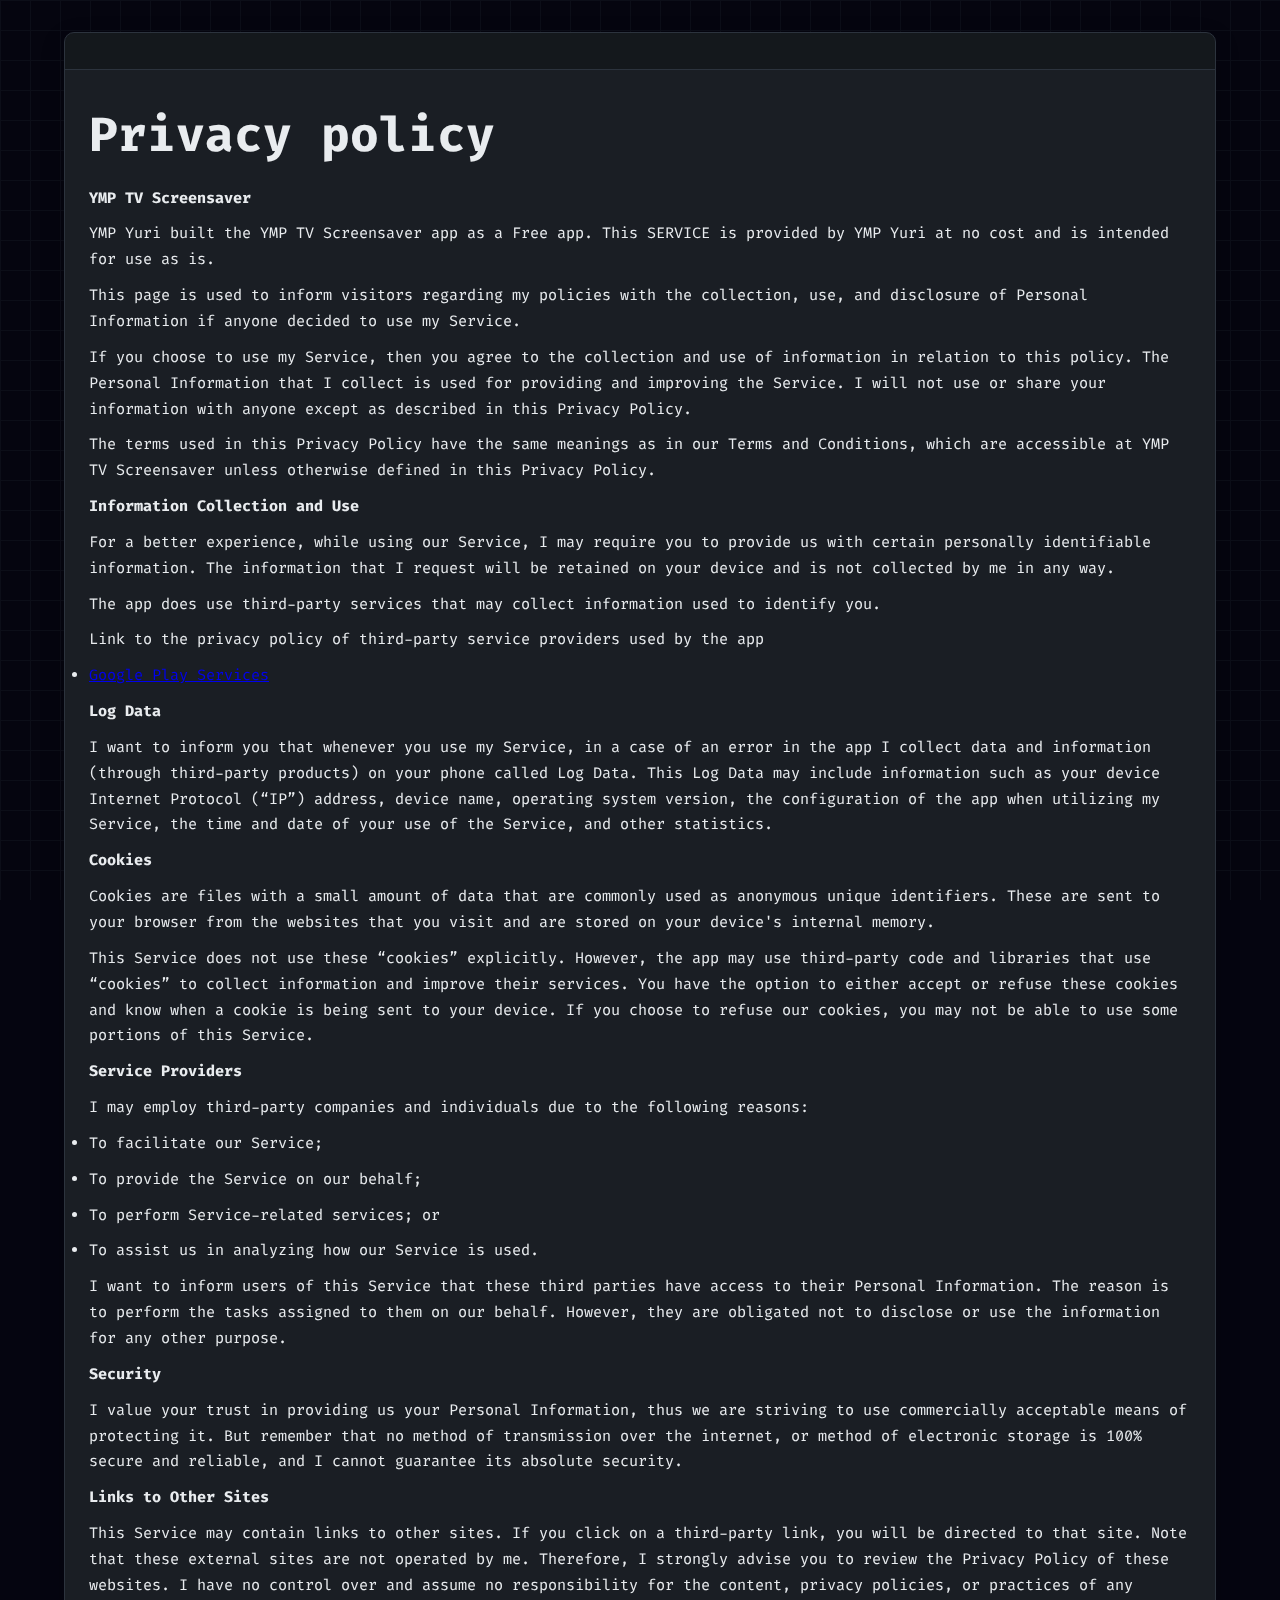
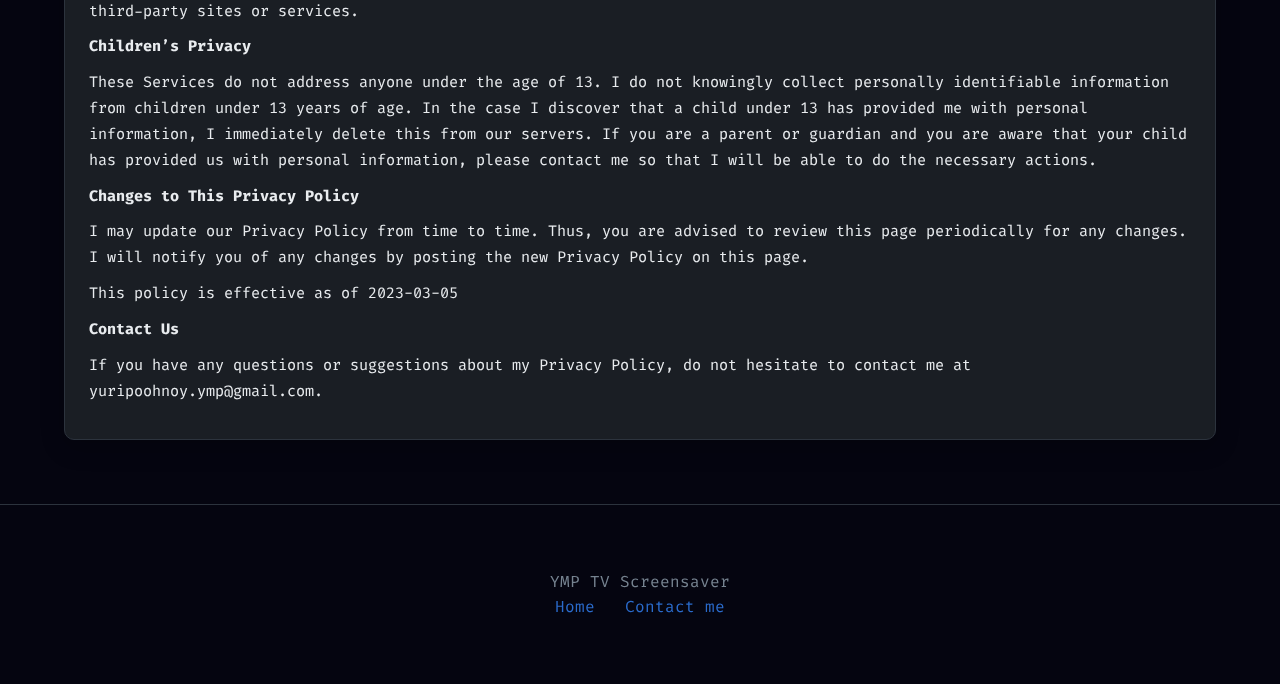
<file: privacy_policy.html>
<!DOCTYPE html>
<html lang="ru">
<head>
    <meta charset="UTF-8">
    <meta name="viewport" content="width=device-width, initial-scale=1.0">
    <title>YMP Yuri | YMP TV Screensaver</title>
    <link rel="stylesheet" href="https://cdnjs.cloudflare.com/ajax/libs/font-awesome/6.4.0/css/all.min.css">
    <link href="https://fonts.googleapis.com/css2?family=Fira+Code:wght@300;400;500;600;700&display=swap" rel="stylesheet">
    <style>
        @import url('https://fonts.googleapis.com/css2?family=Fira+Code:wght@300;400;500;600;700&display=swap');
        :root {
            --bg-color: #050510;
            --terminal-bg: #1a1e24;
            --terminal-border: #2c333d;
            --text-color: #e9ecef;
            --accent-color: #2a6bcc;
            --secondary-color: #CC99FE;
            --success-color: #64d790;
            --comment-color: #768390;
            --project-bg: #1c2128;
            --hover-color: #2d3440;
            --button-color: #7a43b6;
        }
        * {
            margin: 0;
            padding: 0;
            box-sizing: border-box;
        }
        p, li {
            margin-top: 10px;
        }
        footer {
            text-align: center;
            padding: 2rem 0;
            margin-top: 2rem;
            border-top: 1px solid var(--terminal-border);
            color: var(--comment-color);
        }
        footer a {
            margin: 10px;
            color: var(--accent-color);
            text-decoration: none;
        }
        footer a:hover {
            text-decoration: underline;
        }
        body {
            font-family: 'Fira Code', monospace;
            background-color: var(--bg-color);
            color: var(--text-color);
            line-height: 1.6;
            padding: 0;
            overflow-x: hidden;
        }
        body::before {
            content: '';
            position: fixed;
            top: 0;
            left: 0;
            width: 100%;
            height: 100%;
            z-index: -2;
            background-color: var(--bg-color);
            background-image:
                linear-gradient(var(--terminal-border) 1px, transparent 1px),
                linear-gradient(90deg, var(--terminal-border) 1px, transparent 1px);
            background-size: 30px 30px;
            opacity: 0.2;
        }
        .container {
            max-width: 1200px;
            margin: 0 auto;
            padding: 2rem 1.5rem;
            position: relative;
        }
        .terminal {
            background-color: var(--terminal-bg);
            border-radius: 10px;
            border: 1px solid var(--terminal-border);
            overflow: hidden;
            box-shadow: 0 8px 24px rgba(0, 0, 0, 0.2);
        }
        .terminal-header {
            display: flex;
            align-items: center;
            padding: 0.75rem 1rem;
            background-color: rgba(0, 0, 0, 0.2);
            border-bottom: 1px solid var(--terminal-border);
        }
        .terminal-buttons {
            display: flex;
            margin-right: 1rem;
        }
        .terminal-button {
            width: 12px;
            height: 12px;
            border-radius: 50%;
            margin-right: 6px;
        }
        .terminal-body {
               align-items: center;
            justify-content: center;
            padding: 1.5rem;
            font-size: 0.95rem;
            line-height: 1.7;
        }
        .title {
            font-size: 3rem;
            font-weight: 700;
            display: block;
        }
        .description-output {
            margin-bottom: 1rem;
        }
        .description {
            margin-bottom: 1.5rem;
            max-width: 100%;
        }
        .btn {
            text-align: center;
            padding: 12px 30px;
            background-color: transparent;
            color: white;
            border: 1px solid white;
            font-family: 'Fira Code', monospace;
            font-size: 1rem;
            cursor: pointer;
            transition: all 0.3s ease;
            text-transform: uppercase;
            overflow: hidden;
            position: relative;
        }
        .btn-container {
            display: flex;
            gap: 20px;
            margin-top: 20px;
        }
        .btn:hover {
            transform: translateY(-3px);
            box-shadow: 0 5px 15px rgba(42, 107, 204, 0.4);
        }
        .btn:hover::before {
            left: 100%;
        }
    </style>
</head>
<body>
    <div class="container">
        <div class="terminal">
            <div class="terminal-header">
                <div class="terminal-buttons">
                    <div class="terminal-button close"></div>
                    <div class="terminal-button minimize"></div>
                    <div class="terminal-button maximize"></div>
                </div>
            </div>
            <div class="terminal-body">
                <div class="title">Privacy policy</div>
                <div class="profile-output">
                    <p class="profile-description">
                        <p><strong>YMP TV Screensaver</strong></p>
                        <p>YMP Yuri built the YMP TV Screensaver app as a Free app. This SERVICE is provided by YMP Yuri at no cost and is intended for use as is.</p>
                        <p>This page is used to inform visitors regarding my policies with the collection, use, and disclosure of Personal Information if anyone decided to use my Service.</p>
                        <p>If you choose to use my Service, then you agree to the collection and use of information in relation to this policy. The Personal Information that I collect is used for providing and improving the Service. I will not use or share your information with anyone except as described in this Privacy Policy.</p>
                        <p>The terms used in this Privacy Policy have the same meanings as in our Terms and Conditions, which are accessible at YMP TV Screensaver unless otherwise defined in this Privacy Policy.</p>
                        <p><strong>Information Collection and Use</strong></p>
                        <p>For a better experience, while using our Service, I may require you to provide us with certain personally identifiable information. The information that I request will be retained on your device and is not collected by me in any way.</p>
                        <p>The app does use third-party services that may collect information used to identify you.</p>
                        <p>Link to the privacy policy of third-party service providers used by the app</p>
                        <ul>
                        <li><a href="https://www.google.com/policies/privacy/">Google Play Services</a></li>
                        </ul>
                        <p><strong>Log Data</strong></p>
                        <p>I want to inform you that whenever you use my Service, in a case of an error in the app I collect data and information (through third-party products) on your phone called Log Data. This Log Data may include information such as your device Internet Protocol (“IP”) address, device name, operating system version, the configuration of the app when utilizing my Service, the time and date of your use of the Service, and other statistics.</p>
                        <p><strong>Cookies</strong></p>
                        <p>Cookies are files with a small amount of data that are commonly used as anonymous unique identifiers. These are sent to your browser from the websites that you visit and are stored on your device&#39;s internal memory.</p>
                        <p>This Service does not use these “cookies” explicitly. However, the app may use third-party code and libraries that use “cookies” to collect information and improve their services. You have the option to either accept or refuse these cookies and know when a cookie is being sent to your device. If you choose to refuse our cookies, you may not be able to use some portions of this Service.</p>
                        <p><strong>Service Providers</strong></p>
                        <p>I may employ third-party companies and individuals due to the following reasons:</p>
                        <ul>
                        <li>To facilitate our Service;</li>
                        <li>To provide the Service on our behalf;</li>
                        <li>To perform Service-related services; or</li>
                        <li>To assist us in analyzing how our Service is used.</li>
                        </ul>
                        <p>I want to inform users of this Service that these third parties have access to their Personal Information. The reason is to perform the tasks assigned to them on our behalf. However, they are obligated not to disclose or use the information for any other purpose.</p>
                        <p><strong>Security</strong></p>
                        <p>I value your trust in providing us your Personal Information, thus we are striving to use commercially acceptable means of protecting it. But remember that no method of transmission over the internet, or method of electronic storage is 100% secure and reliable, and I cannot guarantee its absolute security.</p>
                        <p><strong>Links to Other Sites</strong></p>
                        <p>This Service may contain links to other sites. If you click on a third-party link, you will be directed to that site. Note that these external sites are not operated by me. Therefore, I strongly advise you to review the Privacy Policy of these websites. I have no control over and assume no responsibility for the content, privacy policies, or practices of any third-party sites or services.</p>
                        <p><strong>Children’s Privacy</strong></p>
                        <p>These Services do not address anyone under the age of 13. I do not knowingly collect personally identifiable information from children under 13 years of age. In the case I discover that a child under 13 has provided me with personal information, I immediately delete this from our servers. If you are a parent or guardian and you are aware that your child has provided us with personal information, please contact me so that I will be able to do the necessary actions.</p>
                        <p><strong>Changes to This Privacy Policy</strong></p>
                        <p>I may update our Privacy Policy from time to time. Thus, you are advised to review this page periodically for any changes. I will notify you of any changes by posting the new Privacy Policy on this page.</p>
                        <p>This policy is effective as of 2023-03-05</p>
                        <p><strong>Contact Us</strong></p>
                        <p>If you have any questions or suggestions about my Privacy Policy, do not hesitate to contact me at yuripoohnoy.ymp@gmail.com.
                        </p>
                    </p>
                    </div>

                </div>

            </div>

        </div>
        <footer>
            <div class="container">
                <div class="footer-content">
                    <div class="footer-logo">YMP TV Screensaver</div>

                    <div class="footer-links">
                        <a href="index.html">Home</a>

                        <a href="mailto:yuripoohnoy.ymp@gmail.com">Contact me</a>

                    </div>


                </div>
            </div>
        </footer>
    </body>

</html>
</file>
